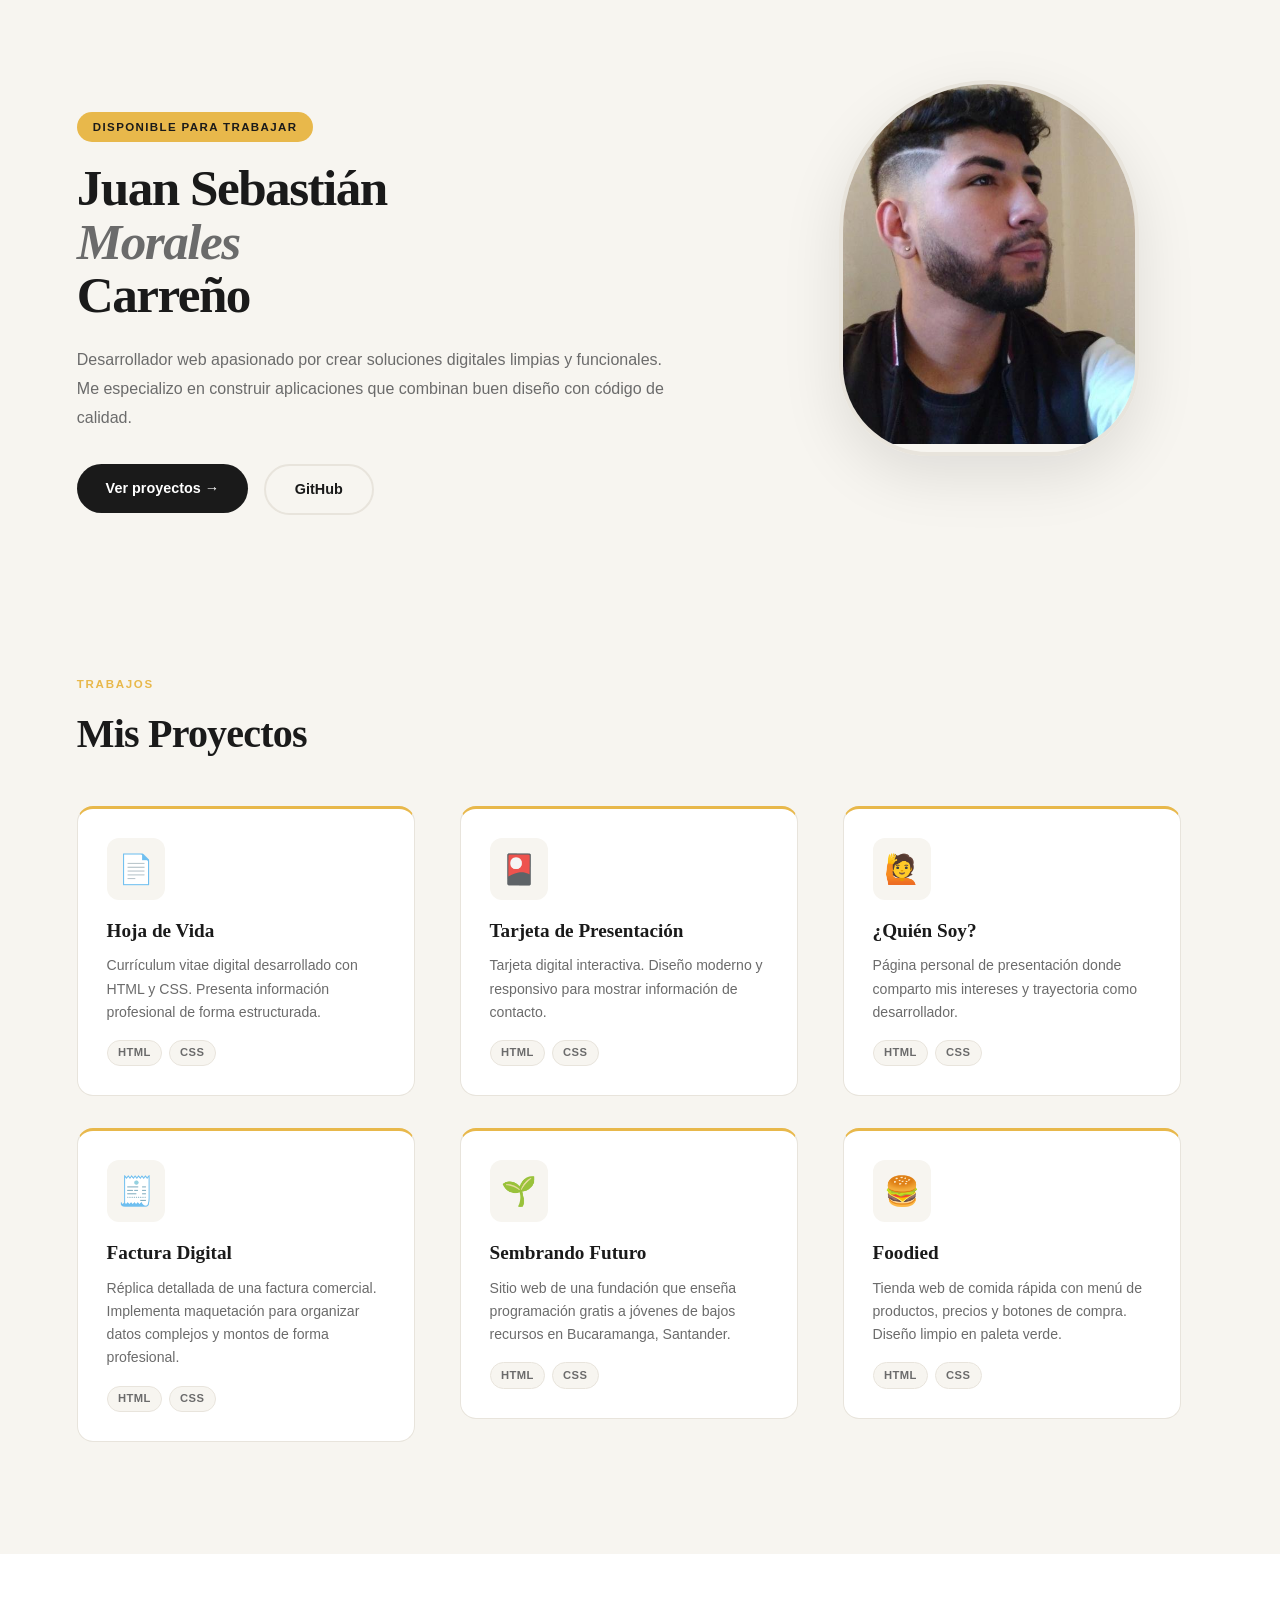
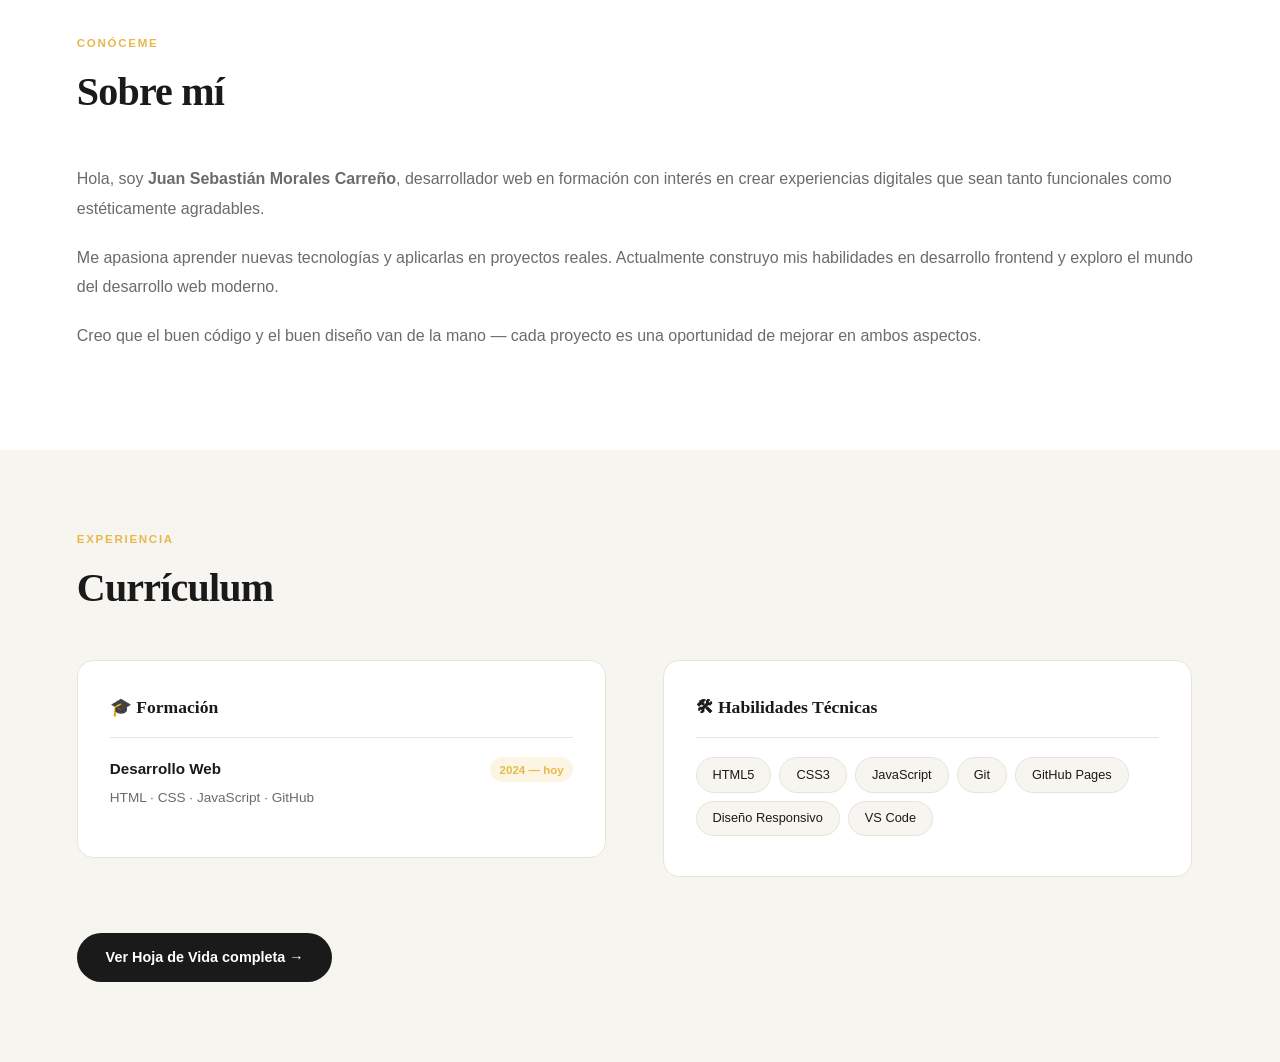
<file: index.html>
<!doctype html>
<html lang="es">

<head>
  <meta charset="UTF-8" />
  <meta name="viewport" content="width=device-width, initial-scale=1.0" />
  <title>Portafolio | Juan Sebastián Morales</title>
  <link rel="stylesheet" href="./style.css" />
</head>

<body>
  <div class="seccion-inicio">
    <div class="columna-foto">
      <div class="marco-foto">
        <img src="./img/foto_perfil.png" alt="Juan Sebastián Morales" />
      </div>
    </div>
    <div class="columna-texto">
      <span class="etiqueta-disponible">Disponible para trabajar</span>
      <h1 class="titulo-principal">
        Juan Sebastián<br /><em>Morales</em><br />Carreño
      </h1>
      <p class="descripcion-inicio">
        Desarrollador web apasionado por crear soluciones digitales limpias y
        funcionales. Me especializo en construir aplicaciones que combinan
        buen diseño con código de calidad.
      </p>
      <div class="grupo-botones">
        <a class="btn-primario" onclick="
              document
                .getElementById('proyectos')
                .scrollIntoView({ behavior: 'smooth' })
            " style="cursor: pointer">Ver proyectos →</a>
        <a class="btn-secundario" href="https://github.com/juanMorales02" target="_blank">GitHub</a>
      </div>
    </div>
  </div>

  <div class="seccion-proyectos" id="proyectos">
    <span class="etiqueta-seccion">Trabajos</span>
    <h2 class="titulo-seccion">Mis Proyectos</h2>
    <div class="rejilla-proyectos">
      <a class="tarjeta-proyecto" href="./proyectos/Hoja-de-vida-main/index.html" target="_blank">
        <span class="icono-proyecto">📄</span>
        <span class="nombre-proyecto">Hoja de Vida</span>
        <p class="descripcion-proyecto">
          Currículum vitae digital desarrollado con HTML y CSS. Presenta
          información profesional de forma estructurada.
        </p>
        <div class="grupo-etiquetas">
          <span class="etiqueta-tech">HTML</span>
          <span class="etiqueta-tech">CSS</span>
        </div>
      </a>

      <a class="tarjeta-proyecto" href="./proyectos/Tarjeta-main/index.html" target="_blank">
        <span class="icono-proyecto">🎴</span>
        <span class="nombre-proyecto">Tarjeta de Presentación</span>
        <p class="descripcion-proyecto">
          Tarjeta digital interactiva. Diseño moderno y responsivo para
          mostrar información de contacto.
        </p>
        <div class="grupo-etiquetas">
          <span class="etiqueta-tech">HTML</span>
          <span class="etiqueta-tech">CSS</span>
        </div>
      </a>

      <a class="tarjeta-proyecto" href="./proyectos/Quien-Soy-main/index.html" target="_blank">
        <span class="icono-proyecto">🙋</span>
        <span class="nombre-proyecto">¿Quién Soy?</span>
        <p class="descripcion-proyecto">
          Página personal de presentación donde comparto mis intereses y
          trayectoria como desarrollador.
        </p>
        <div class="grupo-etiquetas">
          <span class="etiqueta-tech">HTML</span>
          <span class="etiqueta-tech">CSS</span>
        </div>
      </a>
      <a class="tarjeta-proyecto" href="./proyectos/Factura-2-main/index.html" target="_blank">
        <span class="icono-proyecto">🧾</span>
        <span class="nombre-proyecto">Factura Digital</span>
        <p class="descripcion-proyecto">
          Réplica detallada de una factura comercial. Implementa maquetación
          para organizar datos complejos y montos de forma
          profesional.
        </p>
        <div class="grupo-etiquetas">
          <span class="etiqueta-tech">HTML</span>
          <span class="etiqueta-tech">CSS</span>
        </div>
      </a>
      <a class="tarjeta-proyecto" href="./proyectos/Sembrando-Futuro-main/index.html" target="_blank">
        <span class="icono-proyecto">🌱</span>
        <span class="nombre-proyecto">Sembrando Futuro</span>
        <p class="descripcion-proyecto">
          Sitio web de una fundación que enseña programación gratis a jóvenes
          de bajos recursos en Bucaramanga, Santander.
        </p>
        <div class="grupo-etiquetas">
          <span class="etiqueta-tech">HTML</span>
          <span class="etiqueta-tech">CSS</span>
        </div>
      </a>
<a class="tarjeta-proyecto" href="./proyectos/pagina_web/index.html" target="_blank">
  <span class="icono-proyecto">🍔</span>
  <span class="nombre-proyecto">Foodied</span>
  <p class="descripcion-proyecto">
    Tienda web de comida rápida con menú de productos,
    precios y botones de compra. Diseño limpio en paleta verde.
  </p>
  <div class="grupo-etiquetas">
    <span class="etiqueta-tech">HTML</span>
    <span class="etiqueta-tech">CSS</span>
  </div>
</a>
    </div>
  </div>

  <div class="seccion-sobre-mi" id="sobre-mi">
    <span class="etiqueta-seccion">Conóceme</span>
    <h2 class="titulo-seccion">Sobre mí</h2>
    <p class="parrafo-sobre-mi">
      Hola, soy <strong>Juan Sebastián Morales Carreño</strong>, desarrollador
      web en formación con interés en crear experiencias digitales que sean
      tanto funcionales como estéticamente agradables.
    </p>
    <p class="parrafo-sobre-mi">
      Me apasiona aprender nuevas tecnologías y aplicarlas en proyectos
      reales. Actualmente construyo mis habilidades en desarrollo frontend y
      exploro el mundo del desarrollo web moderno.
    </p>
    <p class="parrafo-sobre-mi">
      Creo que el buen código y el buen diseño van de la mano — cada proyecto
      es una oportunidad de mejorar en ambos aspectos.
    </p>
  </div>

  <div class="seccion-curriculum" id="curriculum">
    <span class="etiqueta-seccion">Experiencia</span>
    <h2 class="titulo-seccion">Currículum</h2>
    <div class="rejilla-cv">
      <div class="tarjeta-cv">
        <span class="encabezado-cv">🎓 Formación</span>
        <div class="elemento-cv">
          <span class="titulo-cv">Desarrollo Web</span>
          <span class="fecha-cv">2024 — hoy</span>
          <span class="subtitulo-cv">HTML · CSS · JavaScript · GitHub</span>
        </div>
      </div>
      <div class="tarjeta-cv">
        <span class="encabezado-cv">🛠 Habilidades Técnicas</span>
        <div class="lista-habilidades">
          <span class="habilidad">HTML5</span>
          <span class="habilidad">CSS3</span>
          <span class="habilidad">JavaScript</span>
          <span class="habilidad">Git</span>
          <span class="habilidad">GitHub Pages</span>
          <span class="habilidad">Diseño Responsivo</span>
          <span class="habilidad">VS Code</span>
        </div>
      </div>
    </div>
    <div class="centro-boton">
      <a class="btn-primario" href="./proyectos/Hoja-de-vida-main/index.html" target="_blank">Ver Hoja de Vida completa
        →</a>
    </div>
  </div>
</body>

</html>
</file>
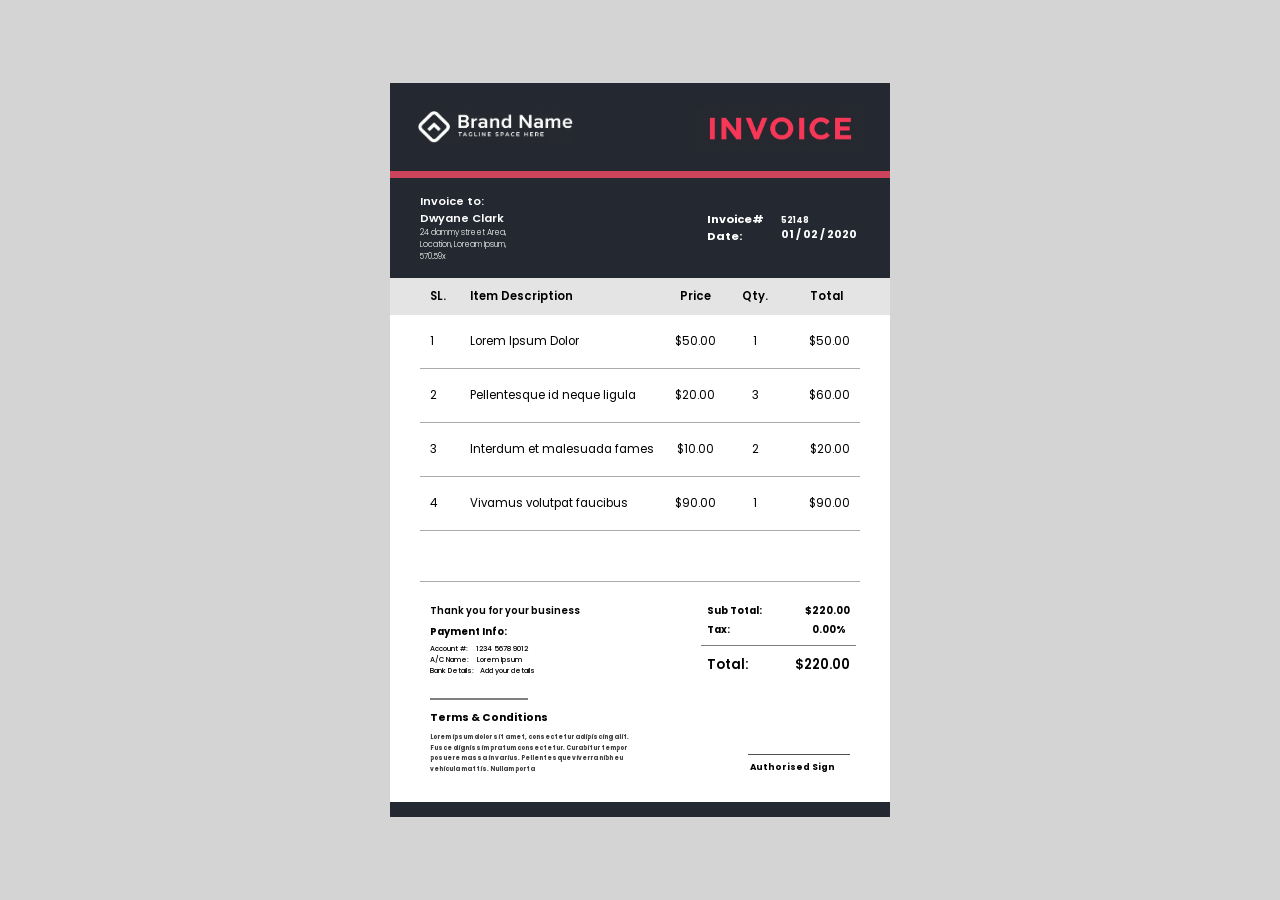
<file: proyectos/Factura-2-main/index.html>
<!DOCTYPE html>
<html lang="en">
<head>
    <meta charset="UTF-8">
    <meta name="viewport" content="width=device-width, initial-scale=1.0">
    <title>Document</title>
    <link rel="stylesheet" href="style.css">
    <link href="https://fonts.googleapis.com/css2?family=Poppins:wght@300;400;600&display=swap" rel="stylesheet">
</head>
<body>
    <div class="box">

     <div class="parte1">
        <div class="icon1"><img src="./img/icon.png" alt="icon"></div>
        <div class="icon2"><img src="./img/icon2.png" alt="icon"></div>
     </div>

     <div class="parte2">
        <div class="text1">
            <h1> Invoice to:<br>Dwyane Clark</h1>
            <h3>24 dammy street Area,<br> Location, Loream Ipsum,<br>570..59x</h3>
        </div>
        <div class="text2">
            <h1>Invoice# <br> Date:</h1>
        </div>
        <div class="text3">
            <h3>52148</h3>
            <h2>01 / 02 / 2020</h2>
        </div>
     </div>

     <div class="tabla-scroll">

         <div class="parte3">
            <div id="desc">SL.</div>
            <div id="desc1">Item Description</div>
            <div id="desc2">Price</div>
            <div id="desc3">Qty.</div>
            <div id="desc4">Total</div>
         </div>

         <div class="parte4">

             <div class="fact">
             <div class="desc">1</div>
             <div class="desc1">Lorem Ipsum Dolor</div>
             <div>$50.00</div>
             <div>1</div>
             <div>$50.00</div>
             </div>

             <div class="fact">
             <div class="desc">2</div>
             <div class="desc1">Pellentesque id neque ligula</div>
             <div>$20.00</div>
             <div>3</div>
             <div>$60.00</div>
             </div>

             <div class="fact">        
             <div class="desc">3</div>
             <div class="desc1">Interdum et malesuada fames</div>
             <div>$10.00</div>
             <div>2</div>
             <div>$20.00</div>
             </div>

             <div class="fact">
             <div class="desc">4</div>
             <div class="desc1">Vivamus volutpat faucibus</div>
             <div>$90.00</div>
             <div>1</div>
             <div>$90.00</div>
             </div>

             <div class="fact" id="espacio"></div>

         </div>

     </div>


     <div class="parte5">
        <div class="parte5-left">
            <h2>Thank you for your business</h2>
            <div class="payment-info">
                <h3>Payment Info:</h3>
                <p>Account #: &nbsp;&nbsp; 1234 5678 9012</p>
                <p>A/C Name: &nbsp;&nbsp; Lorem Ipsum</p>
                <p>Bank Details: &nbsp; Add your details</p>
            </div>
        </div>
        <div class="parte5-right">
            <div class="total-row">
                <span>Sub Total:</span>
                <span>$220.00</span>
            </div>
            <div class="total-row2">
                <span>Tax:</span>
                <span id="precio">0.00%</span>
            </div>
            <div class="total-divider"></div>
            <div class="total-row total-final">
                <span>Total:</span>
                <span>$220.00</span>
            </div>
        </div>
     </div>


     <div class="parte6">
        <div class="parte6-left">
            <div class="firma-line-left"></div>
            <h3>Terms &amp; Conditions</h3>
            <p>Lorem ipsum dolor sit amet, consectetur adipiscing alit. Fusce dignissim pratum consectetur. Curabitur tempor posuere massa in varius. Pellentesque viverra nibh eu vehicula mattis. Nullam porta</p>
        </div>
        <div class="parte6-right">
            <div class="firma-line"></div>
            <p>Authorised Sign</p>
        </div>
     </div>

    </div>
</body>
</html>
</file>
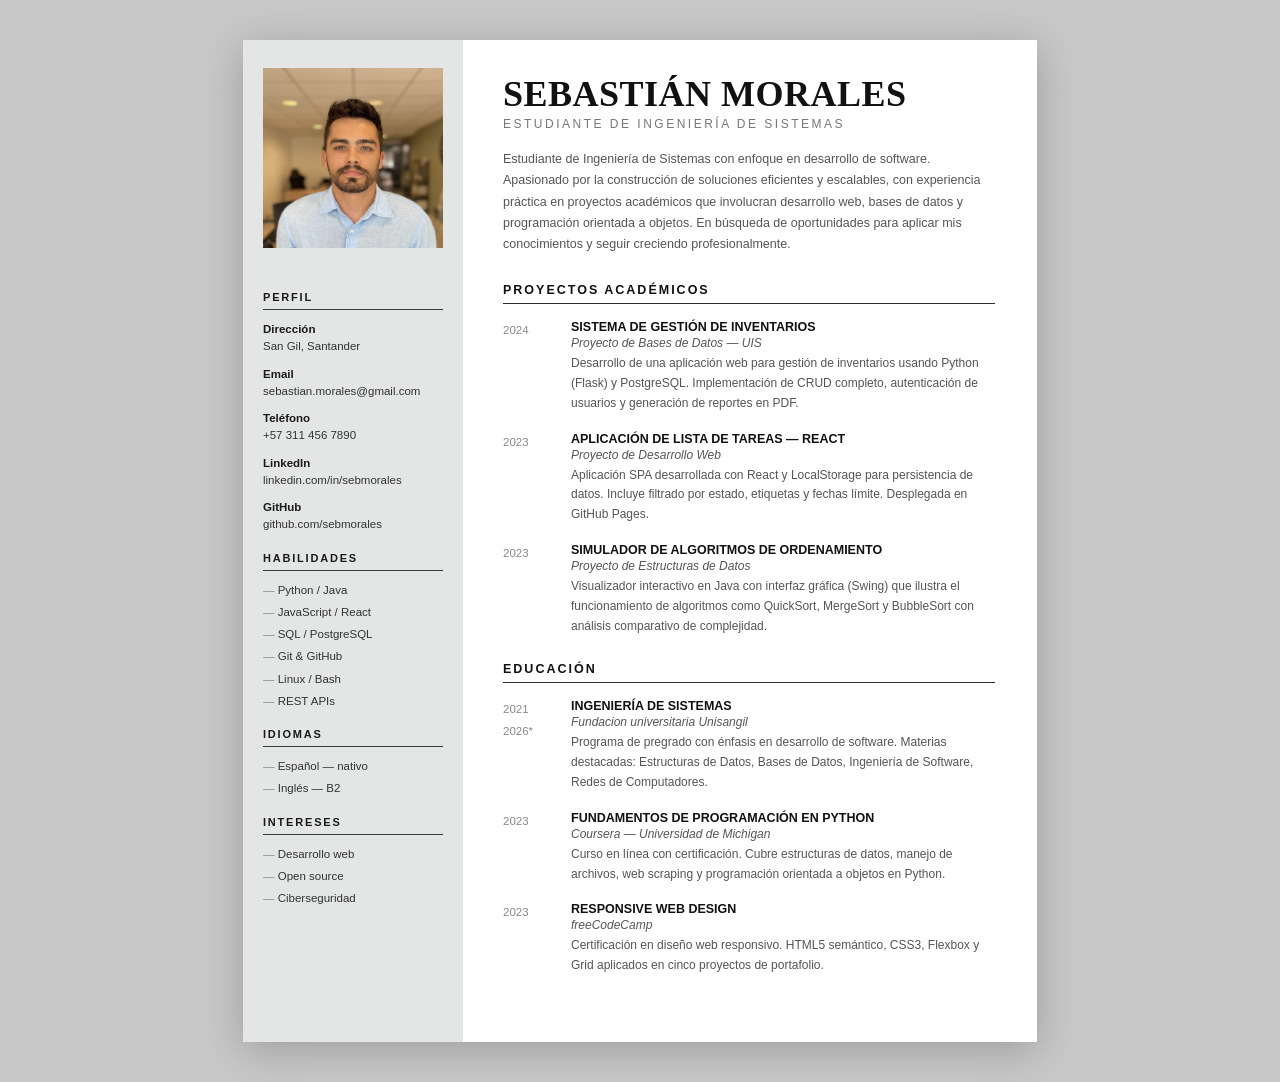
<file: proyectos/Hoja-de-vida-main/index.html>
<!DOCTYPE html>
<html lang="es">
<head>
    <meta charset="UTF-8">
    <meta name="viewport" content="width=device-width, initial-scale=1.0">
    <link rel="stylesheet" href="./style.css">
    <title>CV Sencillo</title>
</head>
<body>
 
<table class="principal">
    <tbody>
        <tr>
 
            <td class="colum1">
 
                <img id="perfil" src="./img/file.jpeg" alt="Foto de perfil">
 
                <div class="col1-seccion">
                    <h3>Perfil</h3>
                    <hr>
                    <p><span class="etiqueta">Dirección</span><br>San Gil, Santander</p>
                    <p><span class="etiqueta">Email</span><br>sebastian.morales@gmail.com</p>
                    <p><span class="etiqueta">Teléfono</span><br>+57 311 456 7890</p>
                    <p><span class="etiqueta">LinkedIn</span><br>linkedin.com/in/sebmorales</p>
                    <p><span class="etiqueta">GitHub</span><br>github.com/sebmorales</p>
                </div>
 
                <div class="col1-seccion">
                    <h3>Habilidades</h3>
                    <hr>
                    <ul>
                        <li>Python / Java</li>
                        <li>JavaScript / React</li>
                        <li>SQL / PostgreSQL</li>
                        <li>Git &amp; GitHub</li>
                        <li>Linux / Bash</li>
                        <li>REST APIs</li>
                    </ul>
                </div>
 
                <div class="col1-seccion">
                    <h3>Idiomas</h3>
                    <hr>
                    <ul>
                        <li>Español — nativo</li>
                        <li>Inglés — B2</li>
                    </ul>
                </div>
 
                <div class="col1-seccion">
                    <h3>Intereses</h3>
                    <hr>
                    <ul>
                        <li>Desarrollo web</li>
                        <li>Open source</li>
                        <li>Ciberseguridad</li>
                    </ul>
                </div>
 
            </td>
 
            <td class="colum2">
 
                <h2 class="nombre">SEBASTIÁN MORALES</h2>
                <p class="empleo">Estudiante de Ingeniería de Sistemas</p>
                <p class="intro">Estudiante de Ingeniería de Sistemas con enfoque en desarrollo de software. Apasionado por la construcción de soluciones eficientes y escalables, con experiencia práctica en proyectos académicos que involucran desarrollo web, bases de datos y programación orientada a objetos. En búsqueda de oportunidades para aplicar mis conocimientos y seguir creciendo profesionalmente.</p>
 
                <h4 class="seccion">Proyectos Académicos</h4>
                <hr class="seccion">
 
                <table class="items">
                    <tr>
                        <td class="anios">2024</td>
                        <td class="info">
                            <div class="titulo">SISTEMA DE GESTIÓN DE INVENTARIOS</div>
                            <div class="subtitulo">Proyecto de Bases de Datos — UIS</div>
                            <p>Desarrollo de una aplicación web para gestión de inventarios usando Python (Flask) y PostgreSQL. Implementación de CRUD completo, autenticación de usuarios y generación de reportes en PDF.</p>
                        </td>
                    </tr>
                    <tr>
                        <td class="anios">2023</td>
                        <td class="info">
                            <div class="titulo">APLICACIÓN DE LISTA DE TAREAS — REACT</div>
                            <div class="subtitulo">Proyecto de Desarrollo Web</div>
                            <p>Aplicación SPA desarrollada con React y LocalStorage para persistencia de datos. Incluye filtrado por estado, etiquetas y fechas límite. Desplegada en GitHub Pages.</p>
                        </td>
                    </tr>
                    <tr>
                        <td class="anios">2023</td>
                        <td class="info">
                            <div class="titulo">SIMULADOR DE ALGORITMOS DE ORDENAMIENTO</div>
                            <div class="subtitulo">Proyecto de Estructuras de Datos</div>
                            <p>Visualizador interactivo en Java con interfaz gráfica (Swing) que ilustra el funcionamiento de algoritmos como QuickSort, MergeSort y BubbleSort con análisis comparativo de complejidad.</p>
                        </td>
                    </tr>
                </table>
 
                <h4 class="seccion">Educación</h4>
                <hr class="seccion">
 
                <table class="items">
                    <tr>
                        <td class="anios">2021<br>2026*</td>
                        <td class="info">
                            <div class="titulo">INGENIERÍA DE SISTEMAS</div>
                            <div class="subtitulo">Fundacion universitaria Unisangil</div>
                            <p>Programa de pregrado con énfasis en desarrollo de software. Materias destacadas: Estructuras de Datos, Bases de Datos, Ingeniería de Software, Redes de Computadores.</p>
                        </td>
                    </tr>
                    <tr>
                        <td class="anios">2023</td>
                        <td class="info">
                            <div class="titulo">FUNDAMENTOS DE PROGRAMACIÓN EN PYTHON</div>
                            <div class="subtitulo">Coursera — Universidad de Michigan</div>
                            <p>Curso en línea con certificación. Cubre estructuras de datos, manejo de archivos, web scraping y programación orientada a objetos en Python.</p>
                        </td>
                    </tr>
                    <tr>
                        <td class="anios">2023</td>
                        <td class="info">
                            <div class="titulo">RESPONSIVE WEB DESIGN</div>
                            <div class="subtitulo">freeCodeCamp</div>
                            <p>Certificación en diseño web responsivo. HTML5 semántico, CSS3, Flexbox y Grid aplicados en cinco proyectos de portafolio.</p>
                        </td>
                    </tr>
                </table>
 
            </td>
 
        </tr>
    </tbody>
</table>
 
 
</body>
</html>
</file>
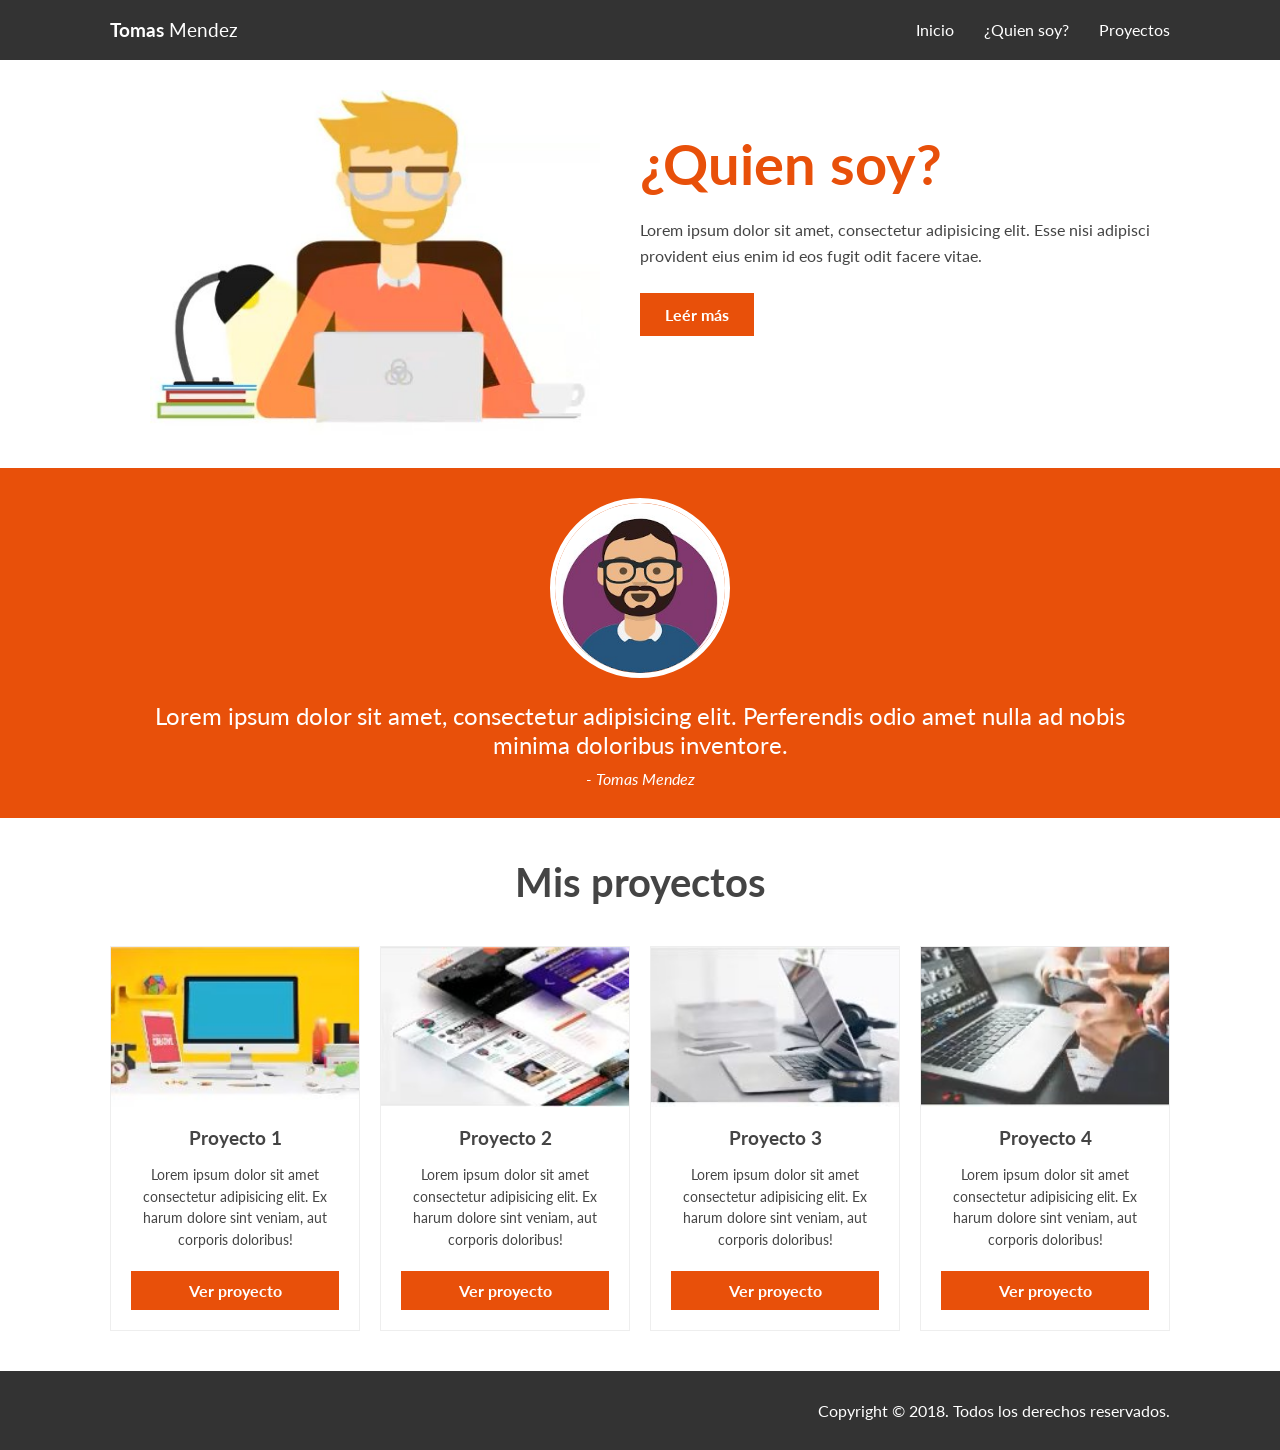
<file: proyectos/Quien-Soy-main/index.html>
<!DOCTYPE html>
<html lang="es">
<head>
  <meta charset="UTF-8" />
  <meta name="viewport" content="width=device-width, initial-scale=1.0" />
  <title>Quien Soy? - Tomas Mendez</title>
  <link href="https://fonts.googleapis.com/css2?family=Lato:wght@400;700&display=swap" rel="stylesheet" />
  <link rel="stylesheet" href="style.css">
</head>
<body>

  <nav>
    <div class="contenedor">
      <span class="marca"><strong>Tomas</strong> Mendez</span>
      <ul>
        <li><a href="#inicio">Inicio</a></li>
        <li><a href="#quien-soy">¿Quien soy?</a></li>
        <li><a href="#proyectos">Proyectos</a></li>
      </ul>
    </div>
  </nav>

  <div class="envoltorio">

    <section class="seccion-inicio limpiar" id="inicio">
      <div class="columna-imagen">
        <img src="img/hero.png" alt="Ilustración" />
      </div>
      <div class="columna-texto">
        <h1>¿Quien soy?</h1>
        <p>Lorem ipsum dolor sit amet, consectetur adipisicing elit. Esse nisi adipisci provident eius enim id eos fugit odit facere vitae.</p>
        <a href="#" class="boton">Leér más</a>
      </div>
    </section>

    <section class="seccion-cita" id="quien-soy">
      <center>
        <img class="foto-perfil" src="img/avatar.png" alt="Avatar" />
      </center>
      <blockquote>
        Lorem ipsum dolor sit amet, consectetur adipisicing elit. Perferendis odio amet nulla ad nobis minima doloribus inventore.
      </blockquote>
      <p class="autor">- Tomas Mendez</p>
    </section>

    <section class="seccion-proyectos" id="proyectos">
      <h2>Mis proyectos</h2>

      <div class="proyectos-grid">
        <div class="tarjeta-proyecto">
          <img src="img/proyecto1.png" alt="P1" />
          <div class="info-proyecto">
            <h3>Proyecto 1</h3>
            <p>Lorem ipsum dolor sit amet consectetur adipisicing elit. Ex harum dolore sint veniam, aut corporis doloribus!</p>
            <a href="#" class="boton-proyecto">Ver proyecto</a>
          </div>
        </div>

        <div class="tarjeta-proyecto">
          <img src="img/proyecto2.png" alt="P2" />
          <div class="info-proyecto">
            <h3>Proyecto 2</h3>
            <p>Lorem ipsum dolor sit amet consectetur adipisicing elit. Ex harum dolore sint veniam, aut corporis doloribus!</p>
            <a href="#" class="boton-proyecto">Ver proyecto</a>
          </div>
        </div>

        <div class="tarjeta-proyecto">
          <img src="img/proyecto3.png" alt="P3" />
          <div class="info-proyecto">
            <h3>Proyecto 3</h3>
            <p>Lorem ipsum dolor sit amet consectetur adipisicing elit. Ex harum dolore sint veniam, aut corporis doloribus!</p>
            <a href="#" class="boton-proyecto">Ver proyecto</a>
          </div>
        </div>

        <div class="tarjeta-proyecto">
          <img src="img/proyecto4.png" alt="P4" />
          <div class="info-proyecto">
            <h3>Proyecto 4</h3>
            <p>Lorem ipsum dolor sit amet consectetur adipisicing elit. Ex harum dolore sint veniam, aut corporis doloribus!</p>
            <a href="#" class="boton-proyecto">Ver proyecto</a>
          </div>
        </div>
      </div>
    </section>

    <footer>
      <div class="contenedor">
        <p>Copyright &copy; 2018. Todos los derechos reservados.</p>
      </div>
    </footer>

  </div>

</body>
</html>
</file>
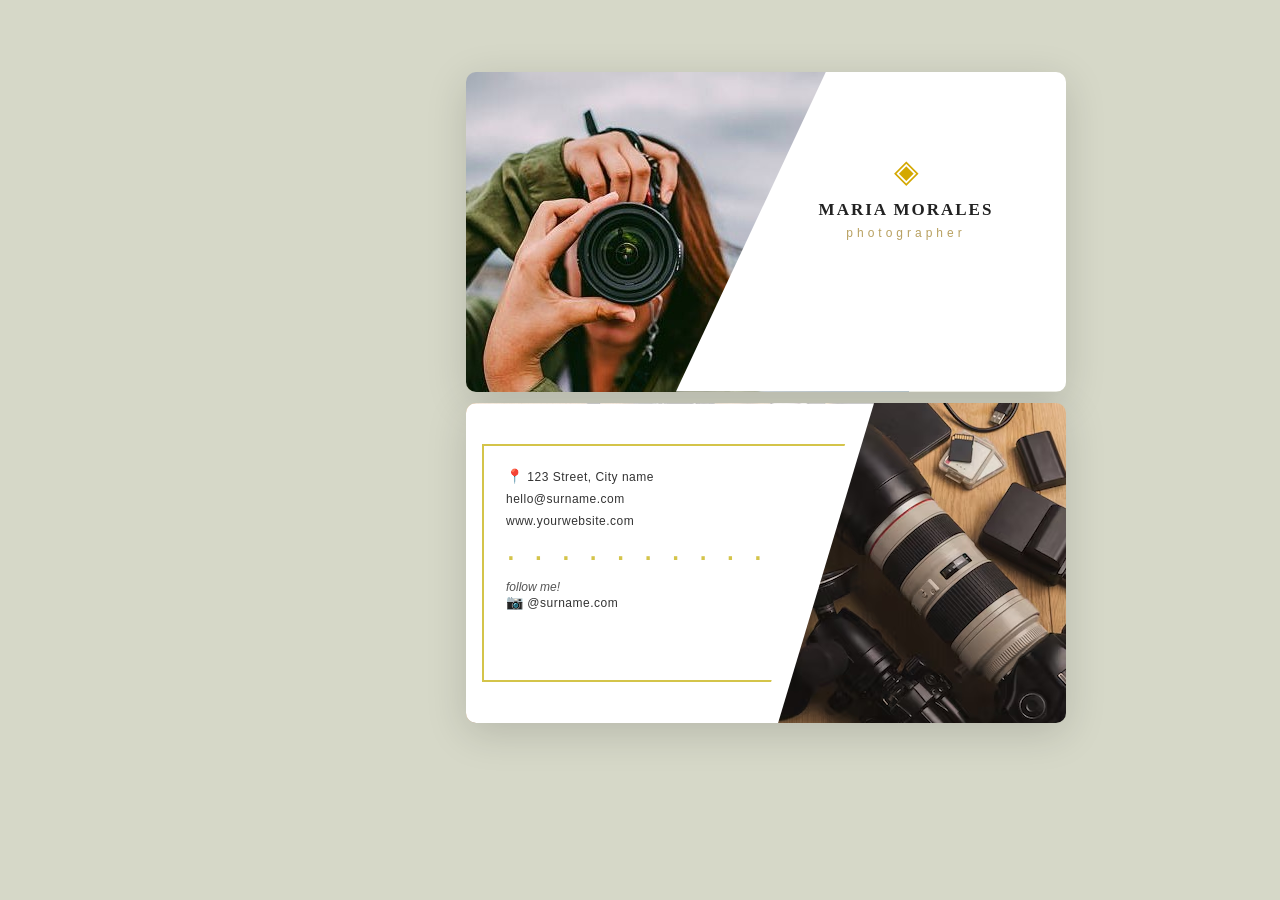
<file: proyectos/Tarjeta-main/index.html>
<!DOCTYPE html>
<html lang="en">
<head>
    <meta charset="UTF-8">
    <meta name="viewport" content="width=device-width, initial-scale=1.0">
    <title>Tarjeta de Presentacion</title>
    <link rel="stylesheet" href="style.css">
</head>
<body>
    <div class="card">
    <div class="card-white">
      <p class="card-logo">◈</p>
      <p class="card-name">MARIA MORALES</p>
      <p class="card-title">photographer</p>
    </div>
  </div>

     <div class="back-card">
    <div class="back-card-white">
        <div class="back-card-frame">
        <div class="info-row">
          <span class="icon">📍</span>
          <span>123 Street, City name</span>
        </div>
        <div class="info-row">
          <span>hello@surname.com</span>
        </div>
        <div class="info-row">
          <span>www.yourwebsite.com</span>
        </div>
        <div class="dots">· · · · · · · · · ·</div>
        <div class="follow">follow me!</div>
        <div class="info-row">
          <span class="icon">📷</span>
          <span>@surname.com</span>
        </div>
      </div>
    
    </div>
  </div>



</body>
</html>
</file>
<file: style.css>
* { box-sizing: border-box; margin: 0; padding: 0; }
 
    :root {
      --fondo: #f7f5f0;
      --superficie: #ffffff;
      --texto: #1a1a1a;
      --apagado: #6b6b6b;
      --acento: #e8b84b;
      --borde: #e8e4dc;
      --radio: 16px;
    }
 
    html { scroll-behavior: smooth; }
 
    body {
      font-family: "DM Sans", sans-serif;
      background: var(--fondo);
      color: var(--texto);
      line-height: 1.6;
    }

    .seccion-inicio {
      padding: 5rem 6%;
      background: var(--fondo);
      min-height: 60vh;
      overflow: hidden;
    }
    .columna-foto {
      width: 38%;
      float: right;
      text-align: center;
    }
    .marco-foto {
      width: 100%;
      max-width: 300px;
      border-radius: 200px 200px 120px 120px;
      overflow: hidden;
      border: 4px solid var(--borde);
      box-shadow: 0 20px 60px rgba(0,0,0,0.1);
      margin: 0 auto;
    }
    .marco-foto img {
      width: 100%;
      height: 360px;
      object-fit: cover;
      object-position: top center;
    }
    .columna-texto {
      width: 55%;
      float: left;
      padding-right: 2rem;
      padding-top: 2rem;
    }
    .etiqueta-disponible {
      background: var(--acento);
      color: var(--texto);
      font-size: 0.72rem;
      font-weight: 700;
      letter-spacing: 0.12em;
      text-transform: uppercase;
      padding: 0.35rem 1rem;
      border-radius: 99px;
      margin-bottom: 1.2rem;
      float: left;
      clear: left;
    }
    .titulo-principal {
      font-family: "Playfair Display", serif;
      font-size: 3.2rem;
      font-weight: 900;
      line-height: 1.05;
      letter-spacing: -0.03em;
      margin-bottom: 1.5rem;
      float: left;
      clear: left;
      width: 100%;
    }
    .titulo-principal em {
      font-style: italic;
      color: var(--apagado);
    }
    .descripcion-inicio {
      font-size: 1rem;
      color: var(--apagado);
      line-height: 1.8;
      margin-bottom: 2rem;
      float: left;
      clear: left;
      width: 100%;
    }
    .grupo-botones {
      float: left;
      clear: left;
      width: 100%;
      overflow: hidden;
    }
    .btn-primario {
      background: var(--texto);
      color: #fff;
      float: left;
      margin-right: 1rem;
      padding: 0.8rem 1.8rem;
      border-radius: 99px;
      font-size: 0.9rem;
      font-weight: 600;
      text-decoration: none;
      cursor: pointer;
      border: none;
    }
    .btn-secundario {
      background: transparent;
      color: var(--texto);
      border: 2px solid var(--borde);
      float: left;
      padding: 0.75rem 1.8rem;
      border-radius: 99px;
      font-size: 0.9rem;
      font-weight: 600;
      text-decoration: none;
      cursor: pointer;
    }

    .etiqueta-seccion {
      font-size: 0.72rem;
      font-weight: 700;
      letter-spacing: 0.15em;
      text-transform: uppercase;
      color: var(--acento);
      margin-bottom: 0.5rem;
      float: left;
      clear: both;
      width: 100%;
    }
    .titulo-seccion {
      font-family: "Playfair Display", serif;
      font-size: 2.5rem;
      font-weight: 700;
      letter-spacing: -0.02em;
      margin-bottom: 2.5rem;
      float: left;
      clear: both;
      width: 100%;
    }

    .seccion-proyectos {
      padding: 5rem 6%;
      background: var(--fondo);
      overflow: hidden;
    }
    .rejilla-proyectos {
      overflow: hidden;
      width: 100%;
      float: left;
    }
    .tarjeta-proyecto {
      width: 30%;
      float: left;
      margin-right: 4%;
      margin-bottom: 2rem;
      background: var(--superficie);
      border: 1px solid var(--borde);
      border-top: 3px solid var(--acento);
      border-radius: var(--radio);
      padding: 1.8rem;
      text-decoration: none;
      color: inherit;
      overflow: hidden;
    }
    .tarjeta-proyecto:nth-child(3n) { margin-right: 0; }
    .tarjeta-proyecto:hover { box-shadow: 0 16px 40px rgba(0,0,0,0.1); }
    .icono-proyecto {
      font-size: 1.8rem;
      background: var(--fondo);
      border-radius: 12px;
      padding: 0.5rem 0.7rem;
      margin-bottom: 1rem;
      float: left;
      clear: both;
    }
    .nombre-proyecto {
      font-family: "Playfair Display", serif;
      font-size: 1.2rem;
      font-weight: 700;
      margin-bottom: 0.5rem;
      float: left;
      clear: both;
      width: 100%;
    }
    .descripcion-proyecto {
      color: var(--apagado);
      font-size: 0.88rem;
      line-height: 1.65;
      margin-bottom: 1rem;
      float: left;
      clear: both;
      width: 100%;
    }
    .grupo-etiquetas {
      overflow: hidden;
      float: left;
      clear: both;
    }
    .etiqueta-tech {
      font-size: 0.7rem;
      font-weight: 600;
      background: var(--fondo);
      color: var(--apagado);
      padding: 0.2rem 0.65rem;
      border-radius: 99px;
      border: 1px solid var(--borde);
      text-transform: uppercase;
      letter-spacing: 0.04em;
      float: left;
      margin-right: 0.4rem;
    }

    .seccion-sobre-mi {
      padding: 5rem 6%;
      background: var(--superficie);
      overflow: hidden;
    }
    .parrafo-sobre-mi {
      color: var(--apagado);
      font-size: 1rem;
      line-height: 1.85;
      margin-bottom: 1.2rem;
      float: left;
      clear: both;
      width: 100%;
    }
 
    .seccion-curriculum {
      padding: 5rem 6%;
      background: var(--fondo);
      overflow: hidden;
    }
    .rejilla-cv {
      overflow: hidden;
      width: 100%;
      float: left;
    }
    .tarjeta-cv {
      width: 47%;
      float: left;
      margin-right: 5%;
      background: var(--superficie);
      border: 1px solid var(--borde);
      border-radius: var(--radio);
      padding: 2rem;
      margin-bottom: 1.5rem;
      overflow: hidden;
    }
    .tarjeta-cv:nth-child(2n) { margin-right: 0; }
    .encabezado-cv {
      font-family: "Playfair Display", serif;
      font-size: 1.1rem;
      font-weight: 700;
      padding-bottom: 1rem;
      border-bottom: 1px solid var(--borde);
      margin-bottom: 1.2rem;
      float: left;
      clear: both;
      width: 100%;
    }
    .elemento-cv {
      float: left;
      clear: both;
      width: 100%;
      margin-bottom: 1rem;
      overflow: hidden;
    }
    .titulo-cv {
      font-weight: 600;
      font-size: 0.95rem;
      float: left;
    }
    .fecha-cv {
      font-size: 0.72rem;
      color: var(--acento);
      font-weight: 700;
      background: rgba(232,184,75,0.15);
      padding: 0.2rem 0.6rem;
      border-radius: 99px;
      float: right;
    }
    .subtitulo-cv {
      font-size: 0.85rem;
      color: var(--apagado);
      margin-top: 0.3rem;
      float: left;
      clear: both;
      width: 100%;
    }
    .lista-habilidades {
      overflow: hidden;
      float: left;
      clear: both;
      width: 100%;
    }
    .habilidad {
      font-size: 0.8rem;
      font-weight: 500;
      background: var(--fondo);
      color: var(--texto);
      padding: 0.4rem 1rem;
      border-radius: 99px;
      border: 1px solid var(--borde);
      float: left;
      margin-right: 0.5rem;
      margin-bottom: 0.5rem;
    }
    .centro-boton {
      text-align: center;
      float: left;
      clear: both;
      width: 100%;
      margin-top: 2rem;
    }
</file>
<file: proyectos/Factura-2-main/style.css>
* {
    margin: 0;
    box-sizing: border-box;
}

body {
    min-height: 100vh;
    background-color: rgb(212, 212, 212);
    display: flex;
    justify-content: center;
    align-items: center;
    padding: 40px 0;
    font-family: 'Poppins', sans-serif;
}

.box {
    width: 500px;
    background-color: rgb(255, 255, 255);
}

/* PARTE 1*/
.parte1 {
    background-color: rgb(36, 41, 49);
    display: grid;
    grid-template-columns: 1fr 1fr;
    border-bottom: 7px solid rgb(204, 68, 91);
    padding: 22px 28px;
}


.icon1 {
    display: flex;
    align-items: center;
}

.icon1 img {
    width: 70%;
}

.icon2 {
    display: flex;
    align-items: center;
    justify-content: flex-end;
}

.icon2 img {
    width: 75%;
}

/*   PARTE 2  */
.parte2{
    background-color: rgb(36, 41, 49);
    color: white;
    display: grid;
    grid-template-columns: 3fr 1fr 1fr;
    padding: 15px;
}


.text1{
    display: flex;
    flex-direction: column;
    justify-content: center;
    padding-left: 15px;
}

.text1 h1{
    font-size: 0.7em;
    font-weight: 600;
   
}

.text1 h3{
    font-size: 0.5em;
    font-weight: 300;
    line-height: 1.5;
}


.text2{
    display: flex;
    flex-direction: column;
    justify-content: center;
    margin-left: 20px;
    font-size: 0.35em;
    font-weight: 400;
    
}


.text3{
    display: flex;
    flex-direction: column;
    justify-content: center;
    font-size: 0.45em;
    font-weight: 500;
    text-align: left;
}
/*  PARTE 3  */
.parte3 {
    background-color: rgb(228, 228, 228);
    display: grid;
    grid-template-columns: 40px 1fr 70px 50px 70px;
    align-items: center;
    padding: 10px 40px;
    font-size: 0.72em;
    font-weight: 600;
}

#desc  { text-align: left; }
#desc1 { text-align: left; }
#desc2 { text-align: center; }
#desc3 { text-align: center; }
#desc4 { margin-left: 30px; }

/*PARTE 4 */
.parte4 {
    display: flex;
    flex-direction: column;
    padding: 0 40px;
    
}

.fact {
    display: grid;
    grid-template-columns: 40px 1fr 70px 50px 70px;
    align-items: center;
    padding: 18px 10px;
    font-size: 0.72em;
    border-bottom: 1px solid rgb(172, 171, 171);
     margin: 0 -10px;
}


.fact.vacia {
    padding:40px 0;
    border-bottom: none;
}

.parte4 .fact div { font-weight: 400; }

.parte4 .fact .desc  { text-align: left; }

.parte4 .fact .desc1 {
    text-align: left;
    white-space: nowrap;
    overflow: hidden;
    text-overflow: ellipsis;
}


.parte4 .fact div:nth-child(3) { text-align: center; }
.parte4 .fact div:nth-child(4) { text-align: center; }
.parte4 .fact div:nth-child(5) { text-align: right; }

.parte4 #espacio{
     padding: 25px 0px;
}
/* PARTE 5 */
.parte5 {
    display: grid;
    grid-template-columns: 1.3fr 0.7fr;
    padding: 22px 40px;
    align-items: start;
    gap: 10px;
}


.parte5-left h2 {
    font-size: 0.6em;
    font-weight: 600;
    margin-bottom: 7px;
}

.payment-info h3 {
    font-size: 0.62em;
    font-weight: 700;
    margin-bottom: 5px;
}

.payment-info p {
    font-size: 0.45em;
    font-weight: 500;
    line-height: 1.5;
}

.parte5-right {
    display: flex;
    flex-direction: column;
    gap: 5px;
}

.total-row,.total-row2 {
    display: flex;   
    font-size: 0.62em;
    font-weight: 700;
}

.total-row{
     justify-content: space-between;
}

.total-row2 span:first-child {
    width: 105px;
}



.total-divider {
    border-top: 1.5px solid rgb(128, 126, 126);
    margin: 3px -6px 4px -6px;
}

.total-final {
    font-size: 0.82em;
    font-weight: 600;
}

.total-row .span #precio{
    justify-content: left;
}
/*PARTE 6 */
.parte6 {
    display: grid;
    grid-template-columns: 1fr 1fr;
    padding: 0px 40px 28px 40px;
    gap: 10px;
    align-items: end;
     border-bottom: 15px solid rgb(36, 41, 49);
}


.firma-line-left {
width: 48%;
 border-top: 2px solid rgb(128, 126, 126);
padding-top: 10px;
}

.parte6-left h3 {
    font-size: 0.65em;
    font-weight: 700;
    margin-bottom: 6px;
}

.parte6-left p {
    font-size: 0.3em;
    font-weight: 700;
    line-height: 1.75;
    color: rgb(60, 60, 60);
}

.parte6-right {
    display: flex;
    flex-direction: column;
    align-items: flex-end;
    gap: 6px;
    
}

.firma-line {
    width: 50%;
    border-top: 1px solid rgb(80, 80, 80);
}

.parte6-right p {
    font-size: 0.55em;
    font-weight: 700;
    margin-right: 15px;
}





.tabla-scroll {
    overflow-x: auto;
    -webkit-overflow-scrolling: touch;
}


@media (min-width: 501px) {
    .tabla-scroll {
        overflow-x: visible;
    }
}


@media (max-width: 500px) {
    body {
        align-items: flex-start;
        padding: 20px 10px;
        overflow-y: auto;
    }

    .box {
        width: 100%;
    }
}


@media (max-width: 420px) {
    .parte1 {
        padding: 16px 18px;
    }

    .parte2 {
        padding: 12px 12px;
    }

    .text1 {
        padding-left: 8px;
    }

    .text2 {
        margin-left: 8px;
    }

    .parte5 {
        padding: 18px 18px;
    }

    .parte6 {
        padding: 0 18px 22px 18px;
    }
}


@media (max-width: 370px) {

    .parte1 {
        padding: 14px 14px;
        gap: 8px;
    }

    .icon1 img {
        width: 85%;
    }

    .icon2 img {
        width: 85%;
    }


    .parte2 {
        display: grid;
        grid-template-columns: 1fr auto auto;
        grid-template-rows: auto auto;
        align-items: start;
        padding: 14px 14px;
        gap: 8px 10px;
    }


    .text1 {
        grid-column: 1 / -1;
        grid-row: 1;
        padding-left: 0;
        border-bottom: 1px solid rgba(255,255,255,0.12);
        padding-bottom: 8px;
    }

    .text1 h1 {
        font-size: 0.75em;
    }

    .text1 h3 {
        font-size: 0.58em;
        line-height: 1.6;
    }

   
    .text2 {
        grid-column: 1 / 2;
        grid-row: 2;
        margin-left: 0;
        display: flex;
        flex-direction: column;
        font-size: 0.42em;
        font-weight: 400;
        gap: 5px;
        text-align: left;
        white-space: nowrap;
    }

    .text3 {
        grid-column: 2 / 3;
        grid-row: 2;
        display: flex;
        flex-direction: column;
        font-size: 0.50em;
        font-weight: 500;
        gap: 3px;
        text-align: left;
        white-space: nowrap;
    }

 
    .tabla-scroll {
        overflow-x: auto;
        -webkit-overflow-scrolling: touch;
    }

    .parte3,
    .parte4 .fact {

        min-width: 390px;
        font-size: 0.65em;
    }

    .parte3 {
        padding: 10px 20px;
        grid-template-columns: 32px 1fr 60px 44px 60px;
    }

    .parte4 {
        padding: 0 20px;
    }

    .parte4 .fact {
        grid-template-columns: 32px 1fr 60px 44px 60px;
        padding: 14px 14px;
    }

    .parte5 {
        grid-template-columns: 1fr;
        padding: 16px 14px;
        gap: 14px;
    }

    .parte5-right {
        border-top: 1px solid rgb(220, 220, 220);
        padding-top: 10px;
    }

    .total-row2 span:first-child {
        width: 70px;
    }

    .parte6 {
        padding: 0 14px 20px 14px;
        gap: 16px;
    }
   
.total-row2 {
    justify-content: space-between;
}

.total-row2 span:first-child {
    width: auto;
}
}


@media (max-width: 300px) {
    .parte1 {
        padding: 10px 10px;
    }

    .icon1 img {
        width: 90%;
    }

    .icon2 img {
        width: 90%;
    }

    .parte2 {
        padding: 12px 10px;
        gap: 6px 8px;
    }

    .text1 h1 {
        font-size: 0.7em;
    }

    .text1 h3 {
        font-size: 0.55em;
    }

    .text2 {
        font-size: 0.38em;
    }

    .text3 {
        font-size: 0.46em;
    }

    .parte3,
    .parte4 .fact {
        min-width: 340px;
        font-size: 0.6em;
    }

    .parte3 {
        padding: 8px 12px;
        grid-template-columns: 28px 1fr 54px 40px 54px;
    }

    .parte4 {
        padding: 0 12px;
    }

    .parte4 .fact {
        grid-template-columns: 28px 1fr 54px 40px 54px;
        padding: 12px 6px;
    }

    .parte5 {
        padding: 12px 10px;
    }

    .parte6 {
        grid-template-columns: 1fr;
        padding: 0 10px 16px 10px;
        gap: 14px;
    }

    .parte6-right {
        align-items: flex-start;
    }

    .parte6-right p {
        margin-right: 0;
    }

    .firma-line {
        width: 40%;
    }
}
</file>
<file: proyectos/Hoja-de-vida-main/style.css>
* { margin: 0; padding: 0; box-sizing: border-box; }
 
        body {
            font-family: 'Source Sans 3', Arial, sans-serif;
            font-size: 13px;
            color: #2c2c2c;
            background-color: #c8c8c8;
            padding: 40px 0;
        }
 
        table.principal {
            width: 794px;
            border-collapse: collapse;
            margin: 0 auto;
            box-shadow: 0 8px 40px rgba(0,0,0,0.22);
        }
 
        td.colum1 {
            width: 220px;
            background-color: #e4e5e5;
            padding: 28px 20px 36px 20px;
            vertical-align: top;
        }
 
        #perfil {
            width: 180px;
            height: 180px;
            margin-bottom: 22px;
        }
 
        .col1-seccion h3 {
            font-family: 'Source Sans 3', Arial, sans-serif;
            font-size: 11px;
            font-weight: 700;
            letter-spacing: 1.8px;
            text-transform: uppercase;
            margin-bottom: 6px;
            margin-top: 18px;
            color: #1a1a1a;
        }
 
        .col1-seccion hr {
            border: none;
            border-top: 1.5px solid #3a3a3a;
            margin-bottom: 11px;
        }
 
        .etiqueta {
            font-weight: 700;
            font-size: 11.5px;
            color: #1a1a1a;
        }
 
        .col1-seccion p {
            font-size: 11.5px;
            margin-bottom: 10px;
            line-height: 1.5;
            color: #333;
        }
 
        .col1-seccion ul {
            list-style: none;
            padding: 0;
        }
 
        .col1-seccion ul li {
            font-size: 11.5px;
            margin-bottom: 5px;
            color: #333;
            line-height: 1.5;
        }
 
        .col1-seccion ul li::before {
            content: "— ";
            color: #888;
        }
 
        td.colum2 {
            background-color: #ffffff;
            vertical-align: top;
            padding: 36px 42px 40px 40px;
        }
 
        h2.nombre {
            font-family: 'Playfair Display', Georgia, serif;
            font-size: 36px;
            font-weight: 900;
            letter-spacing: 0.5px;
            line-height: 1;
            margin-bottom: 5px;
            color: #111;
        }
 
        p.empleo {
            font-size: 12px;
            letter-spacing: 2.5px;
            color: #777;
            text-transform: uppercase;
            margin-bottom: 18px;
        }
 
        p.intro {
            font-size: 12.5px;
            line-height: 1.7;
            color: #555;
            margin-bottom: 28px;
        }
 
        h4.seccion {
            font-size: 12.5px;
            font-weight: 700;
            letter-spacing: 2px;
            text-transform: uppercase;
            color: #111;
            margin-bottom: 6px;
        }
 
        hr.seccion {
            border: none;
            border-top: 1.5px solid #2c2c2c;
            margin-bottom: 16px;
        }
 
        table.items {
            width: 100%;
            border-collapse: collapse;
            margin-bottom: 8px;
        }
 
        table.items td {
            vertical-align: top;
            padding-bottom: 18px;
        }
 
        td.anios {
            width: 68px;
            font-size: 11.5px;
            color: #888;
            line-height: 1.9;
            white-space: nowrap;
            font-weight: 300;
        }
 
        td.info .titulo {
            font-weight: 700;
            font-size: 12.5px;
            margin-bottom: 2px;
            color: #111;
        }
 
        td.info .subtitulo {
            font-size: 12px;
            color: #555;
            margin-bottom: 4px;
            font-style: italic;
        }
 
        td.info p {
            font-size: 12px;
            color: #555;
            line-height: 1.65;
            margin: 0;
        }
</file>
<file: proyectos/Quien-Soy-main/style.css>
:root {
  --naranja: #e8500a;
  --gris-oscuro: #333333;
  --blanco: #ffffff;
  --texto: #444444;
}

* {
  margin: 0;
  padding: 0;
  box-sizing: border-box;
}

/* Clearfix */
.limpiar::after {
  content: "";
  display: table;
  clear: both;
}

body {
  font-family: 'Lato', sans-serif;
  color: var(--texto);
  background-color: #fff;
}

/* ===========================
   CONTENEDOR CENTRAL
   Nav, proyectos y footer usan
   este mismo ancho máximo
=========================== */
.contenedor {
  max-width: 1100px;
  margin: 0 auto;
  padding: 0 20px;
}

/* ===========================
   NAVEGACIÓN
=========================== */
nav {
  background-color: var(--gris-oscuro);
  height: 60px;
  line-height: 60px;
}

nav .contenedor {
  display: flex;
  justify-content: space-between;
  align-items: center;
  height: 100%;
}

nav .marca {
  color: var(--blanco);
  font-size: 1.2rem;
}

nav ul {
  list-style: none;
  display: flex;
  gap: 30px;
}

nav ul li a {
  color: var(--blanco);
  text-decoration: none;
}

/* ===========================
   SECCIÓN INICIO
=========================== */
.seccion-inicio {
  padding: 30px 5%;
}

.columna-imagen {
  float: left;
  width: 50%;
  text-align: right;
  padding-right: 40px;
}

.columna-imagen img {
  width: 100%;
  max-width: 450px;
}

.columna-texto {
  float: left;
  width: 50%;
  padding-top: 40px;
}

.columna-texto h1 {
  font-size: 3.5rem;
  color: var(--naranja);
  margin-bottom: 20px;
}

.columna-texto p {
  margin-bottom: 25px;
  line-height: 1.6;
}

.boton {
  background-color: var(--naranja);
  color: var(--blanco);
  padding: 12px 25px;
  text-decoration: none;
  font-weight: bold;
  float: left;
  clear: both;
}

/* ===========================
   SECCIÓN CITA
=========================== */
.seccion-cita {
  background-color: var(--naranja);
  padding: 30px 10%;
  text-align: center;
  clear: both;
}

.foto-perfil {
  width: 180px;
  height: 180px;
  border-radius: 50%;
  border: 5px solid white;
  margin-bottom: 20px;
}

.seccion-cita blockquote {
  color: white;
  font-size: 1.5rem;
  margin-bottom: 10px;
}

.seccion-cita .autor {
  color: white;
  font-style: italic;
}

/* ===========================
   SECCIÓN PROYECTOS
=========================== */
.seccion-proyectos {
  padding: 40px 0;
  clear: both;
}

.seccion-proyectos > h2 {
  font-size: 2.5rem;
  margin-bottom: 40px;
  text-align: center;
}

/* Las cartas viven dentro del contenedor central */
.proyectos-grid {
  max-width: 1100px;
  margin: 0 auto;
  padding: 0 20px;
  display: flex;
  gap: 20px;
}

.tarjeta-proyecto {
  flex: 1;
  border: 1px solid #eee;
  background-color: #fff;
  text-align: center;
  display: flex;
  flex-direction: column;
}

.tarjeta-proyecto img {
  width: 100%;
  height: 160px;
  object-fit: cover;
}

.info-proyecto {
  padding: 20px;
  display: flex;
  flex-direction: column;
  flex: 1;
}

.tarjeta-proyecto h3 {
  margin-bottom: 15px;
}

.tarjeta-proyecto p {
  font-size: 0.9rem;
  margin-bottom: 20px;
  line-height: 1.5;
  flex: 1;
}

.boton-proyecto {
  background-color: var(--naranja);
  color: white;
  padding: 10px 10px;
  text-decoration: none;
  font-weight: bold;
  display: inline-block;
}

/* ===========================
   FOOTER
=========================== */
footer {
  background-color: var(--gris-oscuro);
  color: white;
  padding: 30px 0;
  clear: both;
}

footer .contenedor {
  text-align: right;
}
</file>
<file: proyectos/Tarjeta-main/style.css>
* { margin: 0; padding: 0; box-sizing: border-box; }

    body {
      background: #d6d8c8;
      min-height: 100vh;
      padding: 60px;
      font-family: 'Lato', sans-serif;
    }

    /* card frontal */


    .card {
      width: 600px;
      height: 320px;
      background: url('./img/photographer.jpg')    no-repeat;
      border-radius: 10px;
      overflow: hidden;
      box-shadow: 0 10px 40px rgba(0,0,0,0.15);
      margin-left: 35%;
      margin-top: 1%;
    }

    
    .card-white {
      width: 100%;
      height: 100%;
      background: #fff;    
      clip-path: polygon(60% 0%, 100% 0%, 100% 100%, 35% 100%);   
      padding-top: 80px;
      padding-left: 280px;
      text-align: center;
    }

    .card-logo {
      font-size: 32px;
      color: #d4a800;
      margin-bottom: 10px;
    }

    .card-name {
      font-family: 'Playfair Display', serif;
      font-size: 17px;
      font-weight: 700;
      letter-spacing: 2px;
      color: #222;
      margin-bottom: 6px;
    }

    .card-title {
      font-size: 12px;
      letter-spacing: 4px;
      color: #b8a060;
      font-weight: 300;
    }


/* back card */

    .back-card {
      width: 600px;
      height: 320px;
      background: url('./img/photographer\ team.avif')    no-repeat;
      border-radius: 10px;
      overflow: hidden;
      box-shadow: 0 10px 40px rgba(0,0,0,0.15);
      margin-left: 35%;
      margin-top: 1%;
    }
/* clip-path: polygon(0% 0%, 68% 0%, 52% 100%, 0% 100%) ; */

   .back-card-white {
      width: 100%;
      height: 100%;
      background: #fff;
      clip-path: polygon(0% 0%, 68% 0%, 52% 100%, 0% 100%) ;
      padding-top: 50px;
    }


     .back-card-frame {
      width: 100%;
      height: 100%;
      outline: 2px solid #d4c44a;
      outline-offset: -18px;
      clip-path: polygon(0% 0%, 64% 0%, 50% 100%, 0% 100%) ;
      padding: 40px 20px 30px 40px;
      margin-top: -25px;
    }

     .info-row {
      font-size: 12px;
      color: #333;
      letter-spacing: 0.5px;
      margin-bottom: 8px;
    }

    .info-row span.icon {
      color: #d4a800;
      font-size: 14px;
    }

    .dots {
      letter-spacing: 4px;
      color: #d4c44a;
      font-size: 35px;
      margin: 4px 0;
    }

    .follow {
      font-size: 12px;
      color: #555;
      font-style: italic;
    }
</file>
